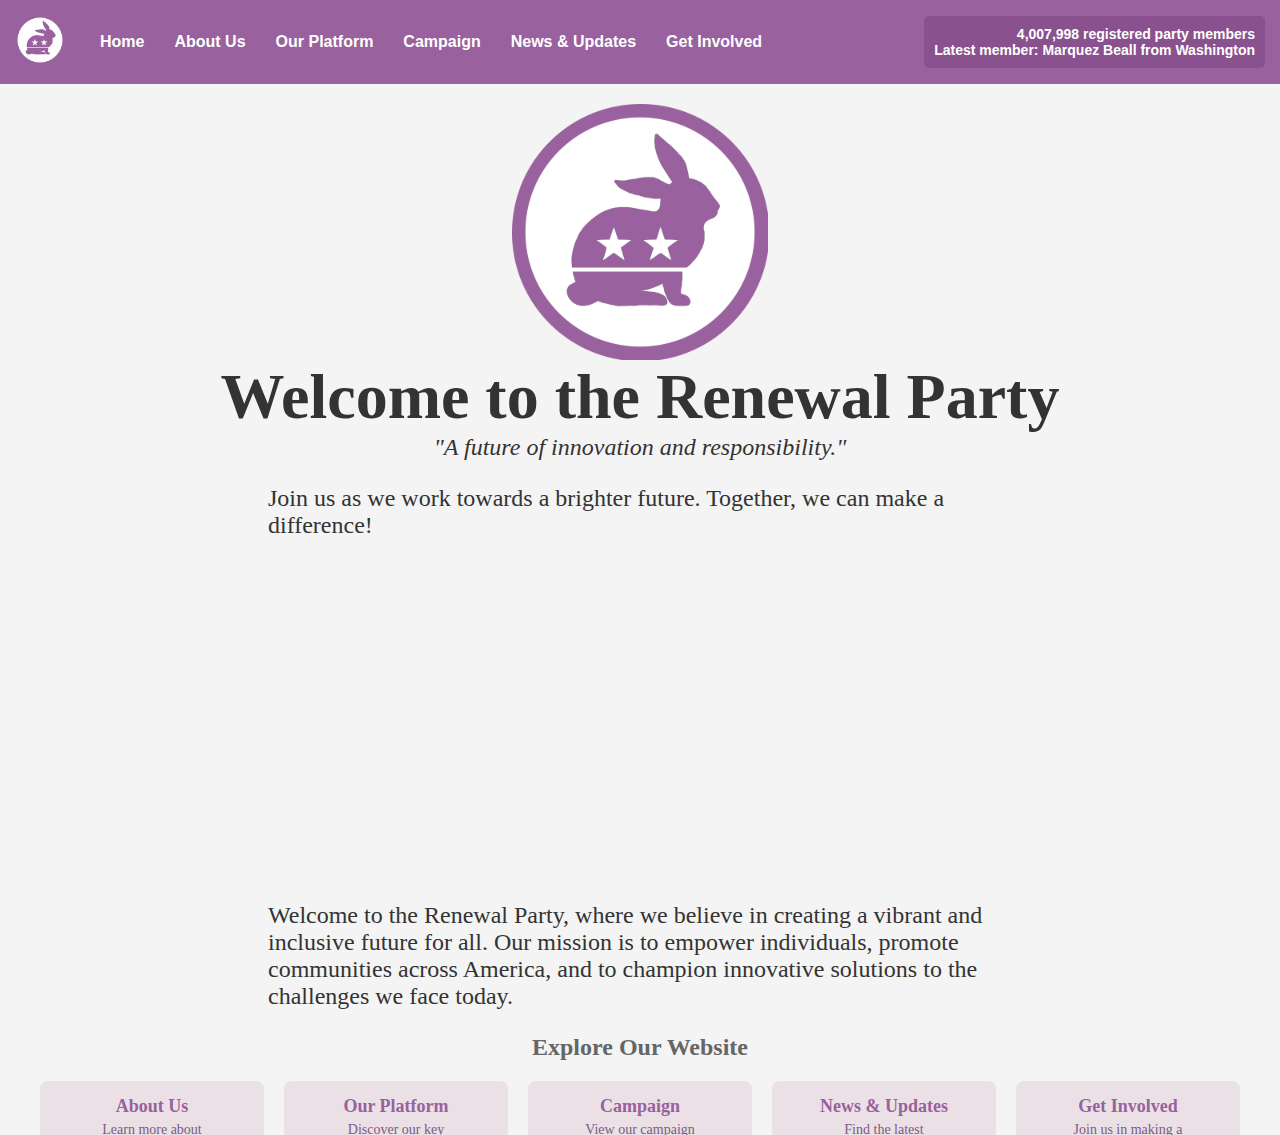
<file: index.html>
<!DOCTYPE html>
<html lang="en">
<head>
    <meta http-equiv="refresh" content="0;url=home.html">
    <title>Redirecting to Home</title>
    <link rel="icon" type="image/x-icon" href="/images/disc.ico">
</head>
<body>
    If you are not redirected, click <a href="home.html">here</a>.
</body>
</html>
</file>
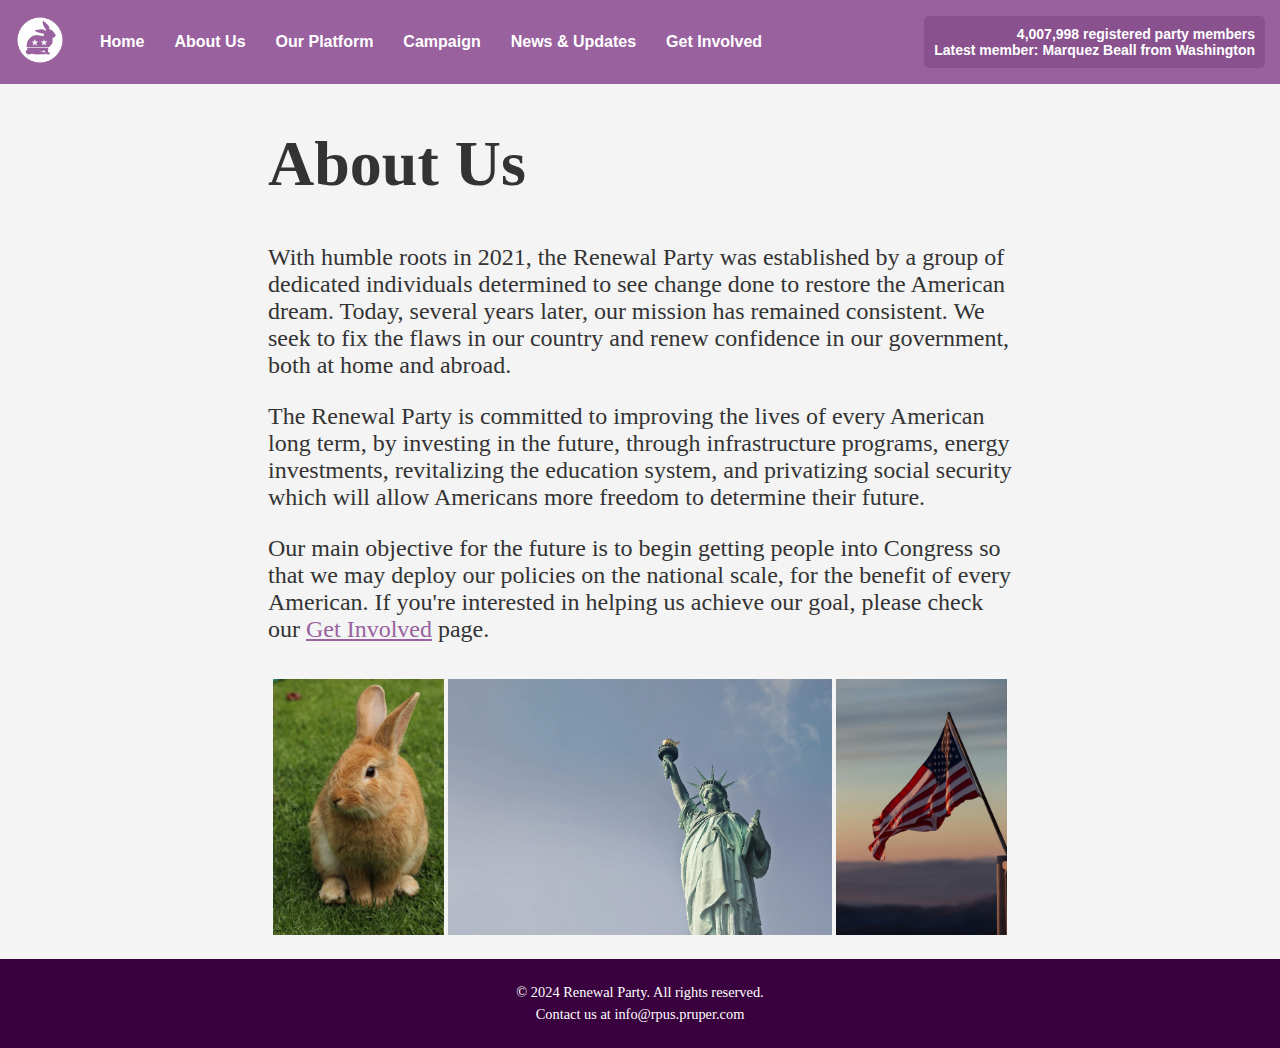
<file: about.html>
<!DOCTYPE html>
<html lang="en">

<head>
    <meta charset="UTF-8">
    <meta name="viewport" content="width=device-width, initial-scale=1.0">
    <title>About Our Party</title>
    <link rel="stylesheet" href="css/base.css">
    <link rel="icon" type="image/x-icon" href="/images/disc.ico">
</head>

<body>
    <div id="header"></div>

    <div class="content">
        <h1>About Us</h1>
        <p>With humble roots in 2021, the Renewal Party was established by a group of dedicated individuals determined
            to see change done to restore the American dream. Today, several years later, our mission has remained
            consistent. We seek to fix the flaws in our country and renew confidence in our government, both at home and
            abroad.</p>
        <p>The Renewal Party is committed to improving the lives of every American long term, by investing in the
            future, through infrastructure programs, energy investments, revitalizing the education system, and
            privatizing social security which will allow Americans more freedom to determine their future.</p>
        <p>Our main objective for the future is to begin getting people into Congress so that we may deploy our policies on the national scale, for the benefit of every American. If you're interested in helping us achieve our goal, please check our <a style="color:#99619E;" href="../involvement.html">Get Involved</a> page.</p>
        
        <div style="margin-top:36px;" class="centered about-images">
            <img src="images/rabbit.jpeg" height="256px">
            <img src="images/liberty.jpg" height="256px">
            <img src="images/flag.jpg" height="256px">
        </div>
    </div>

    <div id="footer"></div>

    <script src="scripts/base.js"></script>
</body>

</html>
</file>
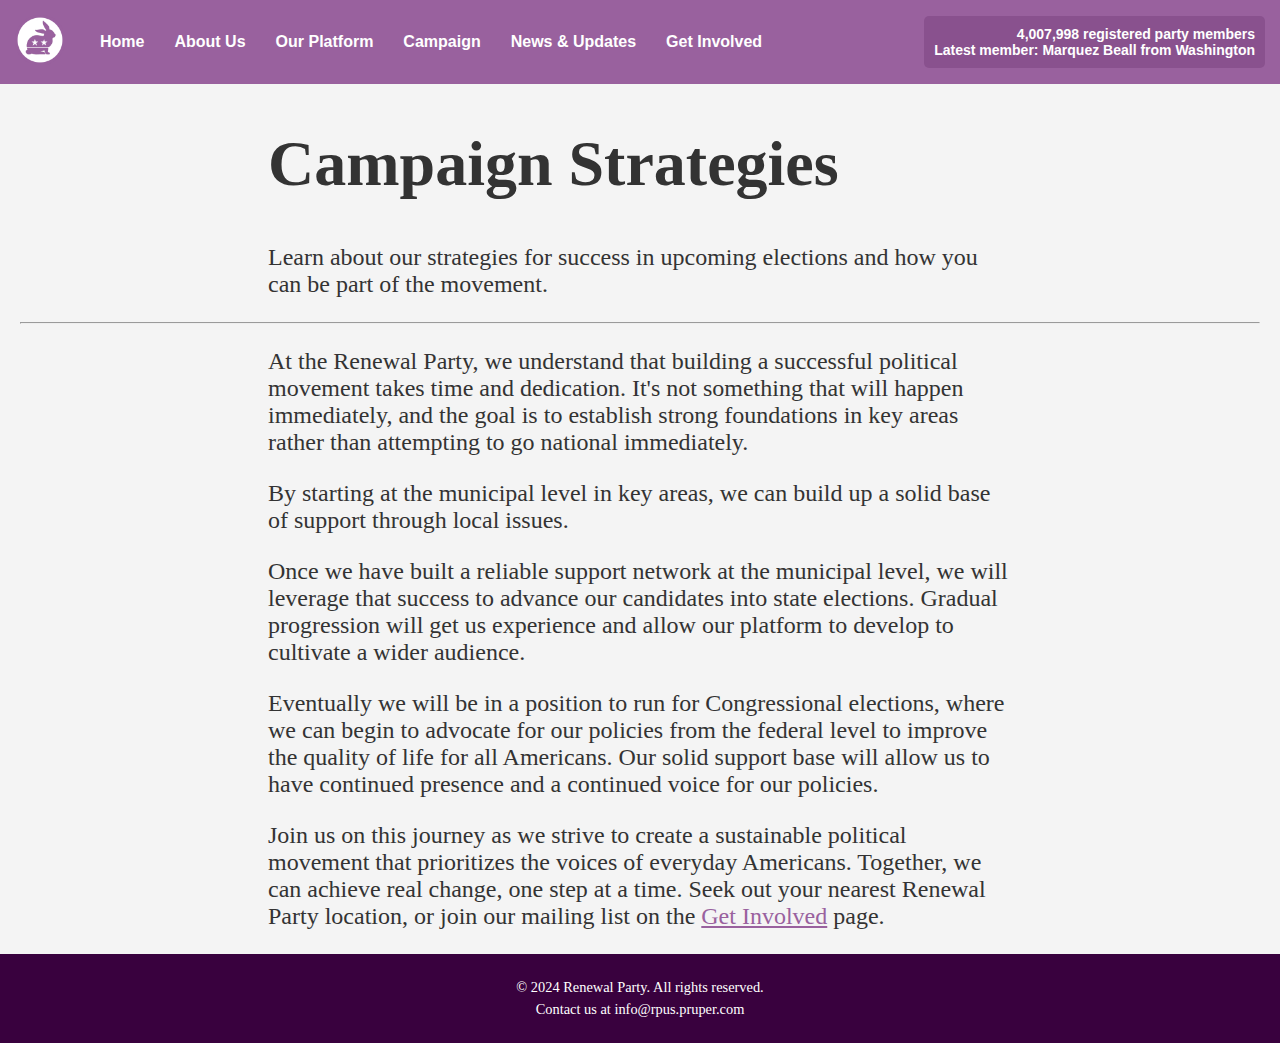
<file: campaign.html>
<!DOCTYPE html>
<html lang="en">

<head>
    <meta charset="UTF-8">
    <meta name="viewport" content="width=device-width, initial-scale=1.0">
    <title>Campaign Strategies</title>
    <link rel="stylesheet" href="css/base.css">
    <link rel="icon" type="image/x-icon" href="/images/disc.ico">
</head>

<body>
    <div id="header"></div>

    <div class="content">
        <h1>Campaign Strategies</h1>
        <p>Learn about our strategies for success in upcoming elections and how you can be part of the movement.</p>

        <hr>

        <p>At the Renewal Party, we understand that building a successful political movement takes time and dedication.
            It's not something that will happen immediately, and the goal is to establish strong foundations in key areas
            rather than attempting to go national immediately.</p>

        <p>By starting at the municipal level in key areas, we can build up a solid base of support through local issues.</p>

        <p>Once we have built a reliable support network at the municipal level, we will leverage that success to
            advance our candidates into state elections. Gradual progression will get us experience and allow our
            platform to develop to cultivate a wider audience.</p>

        <p>Eventually we will be in a position to run for Congressional elections, where we can begin to advocate for our policies
            from the federal level to improve the quality of life for all Americans. Our solid support base will allow us to have
            continued presence and a continued voice for our policies.</p>

        <p>Join us on this journey as we strive to create a sustainable political movement that prioritizes the voices
            of everyday Americans. Together, we can achieve real change, one step at a time. Seek out your nearest Renewal Party
            location, or join our mailing list on the <a style="color:#99619E;" href="../involvement.html">Get Involved</a> page.</p>
    </div>

    <div id="footer"></div>

    <script src="scripts/base.js"></script>
</body>

</html>
</file>
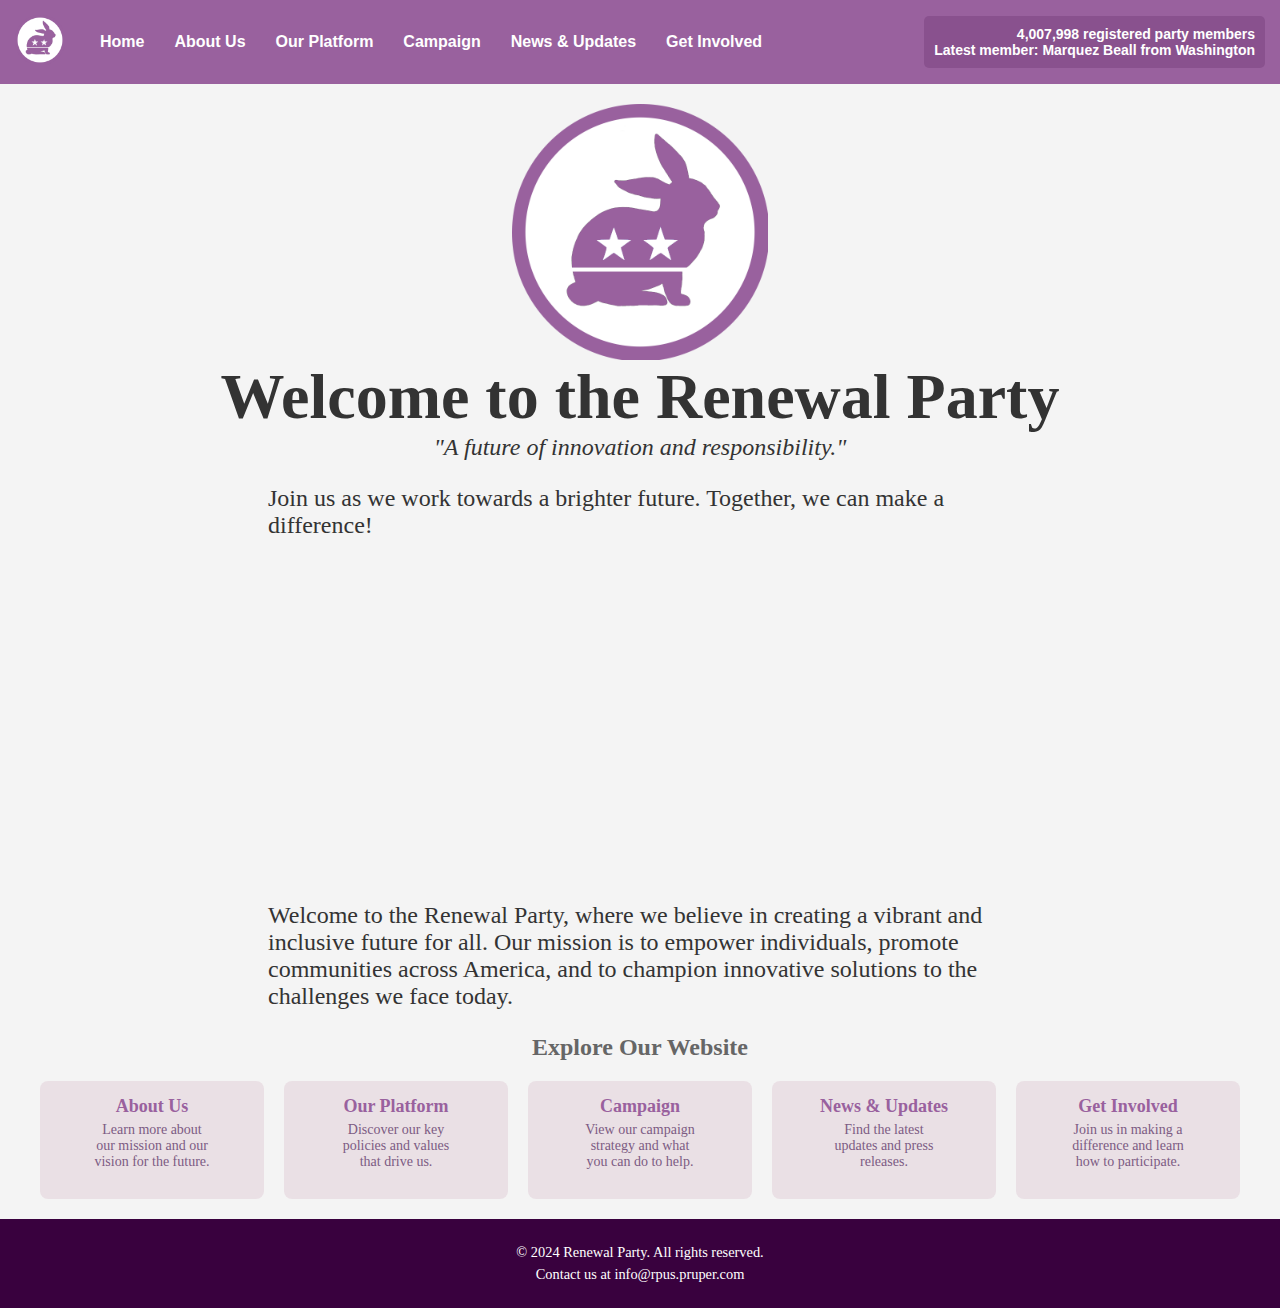
<file: home.html>
<!DOCTYPE html>
<html lang="en">

<head>
    <meta charset="UTF-8">
    <meta name="viewport" content="width=device-width, initial-scale=1.0">
    <title>Renewal Party</title>
    <link rel="stylesheet" href="css/base.css">
    <link rel="icon" type="image/x-icon" href="/images/disc.ico">
</head>

<body>
    <div id="header"></div>

    <div class="content">
        <img class="centered" height="256px" src="images/disc.png">
        <h1 class="centered">Welcome to the Renewal Party</h1>
        <p class="centered"><i>"A future of innovation and responsibility."</i></p>
        <p>Join us as we work towards a brighter future. Together, we can make a difference!</p>

        <iframe class="centered" width="560" height="315"
            src="https://www.youtube.com/embed/iqfCereHLOQ?si=-UuxwPRlsohGaZDq" title="YouTube video player"
            frameborder="0"
            allow="accelerometer; autoplay; clipboard-write; encrypted-media; gyroscope; picture-in-picture; web-share"
            referrerpolicy="strict-origin-when-cross-origin" allowfullscreen></iframe>

        <p>
            Welcome to the Renewal Party, where we believe in creating a vibrant and inclusive future for all. Our mission is to empower individuals, promote communities across America, and to champion innovative solutions to the challenges we face today.
        </p>

            <div class="centered home-nav-container">
                <h2 class="home-nav-title">Explore Our Website</h2>
                <div class="home-nav-links">
                    <div class="home-nav-item">
                        <a href="about.html" class="home-nav-link">About Us</a>
                        <p class="home-nav-description">Learn more about our mission and our vision for the future.</p>
                    </div>
                    <div class="home-nav-item">
                        <a href="platform.html" class="home-nav-link">Our Platform</a>
                        <p class="home-nav-description">Discover our key policies and values that drive us.</p>
                    </div>
                    <div class="home-nav-item">
                        <a href="campaign.html" class="home-nav-link">Campaign</a>
                        <p class="home-nav-description">View our campaign strategy and what you can do to help.</p>
                    </div>
                    <div class="home-nav-item">
                        <a href="news.html" class="home-nav-link">News & Updates</a>
                        <p class="home-nav-description">Find the latest updates and press releases.</p>
                    </div>
                    <div class="home-nav-item">
                        <a href="involvement.html" class="home-nav-link">Get Involved</a>
                        <p class="home-nav-description">Join us in making a difference and learn how to participate.</p>
                    </div>
                </div>
            </div>
            
    </div>

    <div id="footer"></div>

    <script src="scripts/base.js"></script>
</body>

</html>
</file>
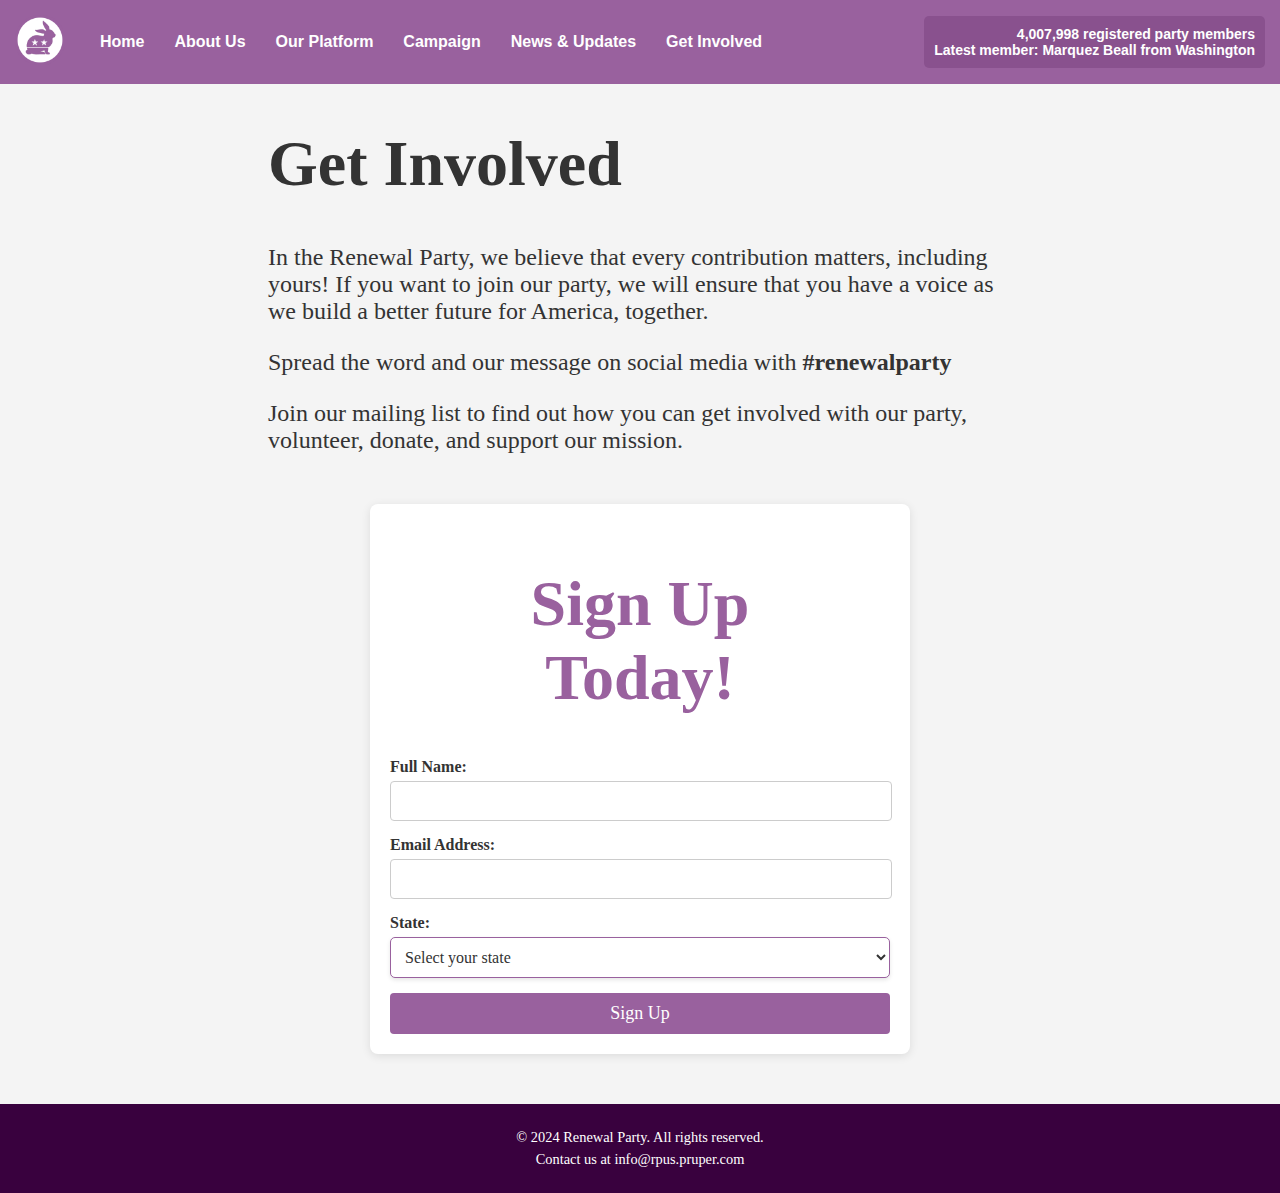
<file: involvement.html>
<!DOCTYPE html>
<html lang="en">

<head>
    <meta charset="UTF-8">
    <meta name="viewport" content="width=device-width, initial-scale=1.0">
    <title>Get Involved</title>
    <link rel="stylesheet" href="css/base.css">
    <link rel="icon" type="image/x-icon" href="/images/disc.ico">
</head>

<body>
    <div id="header"></div>

    <div class="content">
        <h1>Get Involved</h1>
        <p>In the Renewal Party, we believe that every contribution matters, including yours! If you want to join our party, we will ensure that you have a voice as we build a better future for America, together.</p>
        <p>Spread the word and our message on social media with <span color=""><b>#renewalparty</b></span></p>
        <p>Join our mailing list to find out how you can get involved with our party, volunteer, donate, and support our mission.</p>
    </div>

    <div class="container" id="signup-container">
        <h1>Sign Up Today!</h1>
        <form id="signup-form">
            <div class="form-group">
                <label for="name">Full Name:</label>
                <input type="text" id="name" name="name" required>
            </div>
            <div class="form-group">
                <label for="email">Email Address:</label>
                <input type="email" id="email" name="email" required>
            </div>
            <label for="states">State:</label>
            <select id="state" name="state" required>
                <option value="" disabled selected>Select your state</option>
                <option value="Alabama">Alabama</option>
                <option value="Alaska">Alaska</option>
                <option value="Arizona">Arizona</option>
                <option value="Arkansas">Arkansas</option>
                <option value="California">California</option>
                <option value="Colorado">Colorado</option>
                <option value="Connecticut">Connecticut</option>
                <option value="Delaware">Delaware</option>
                <option value="Florida">Florida</option>
                <option value="Georgia">Georgia</option>
                <option value="Hawaii">Hawaii</option>
                <option value="Idaho">Idaho</option>
                <option value="Illinois">Illinois</option>
                <option value="Indiana">Indiana</option>
                <option value="Iowa">Iowa</option>
                <option value="Kansas">Kansas</option>
                <option value="Kentucky">Kentucky</option>
                <option value="Louisiana">Louisiana</option>
                <option value="Maine">Maine</option>
                <option value="Maryland">Maryland</option>
                <option value="Massachusetts">Massachusetts</option>
                <option value="Michigan">Michigan</option>
                <option value="Minnesota">Minnesota</option>
                <option value="Mississippi">Mississippi</option>
                <option value="Missouri">Missouri</option>
                <option value="Montana">Montana</option>
                <option value="Nebraska">Nebraska</option>
                <option value="Nevada">Nevada</option>
                <option value="New Hampshire">New Hampshire</option>
                <option value="New Jersey">New Jersey</option>
                <option value="New Mexico">New Mexico</option>
                <option value="New York">New York</option>
                <option value="North Carolina">North Carolina</option>
                <option value="North Dakota">North Dakota</option>
                <option value="Ohio">Ohio</option>
                <option value="Oklahoma">Oklahoma</option>
                <option value="Oregon">Oregon</option>
                <option value="Pennsylvania">Pennsylvania</option>
                <option value="Rhode Island">Rhode Island</option>
                <option value="South Carolina">South Carolina</option>
                <option value="South Dakota">South Dakota</option>
                <option value="Tennessee">Tennessee</option>
                <option value="Texas">Texas</option>
                <option value="Utah">Utah</option>
                <option value="Vermont">Vermont</option>
                <option value="Virginia">Virginia</option>
                <option value="Washington">Washington</option>
                <option value="West Virginia">West Virginia</option>
                <option value="Wisconsin">Wisconsin</option>
                <option value="Wyoming">Wyoming</option>
            </select>
            <button type="submit" class="submit-button">Sign Up</button>
        </form>
    </div>
    <div class="container" id="thank-you-message" style="display: none;">
        <h2>Thank you for signing up!</h2>
    </div>

    <div id="footer"></div>

    <script src="scripts/base.js"></script>
</body>

</html>
</file>
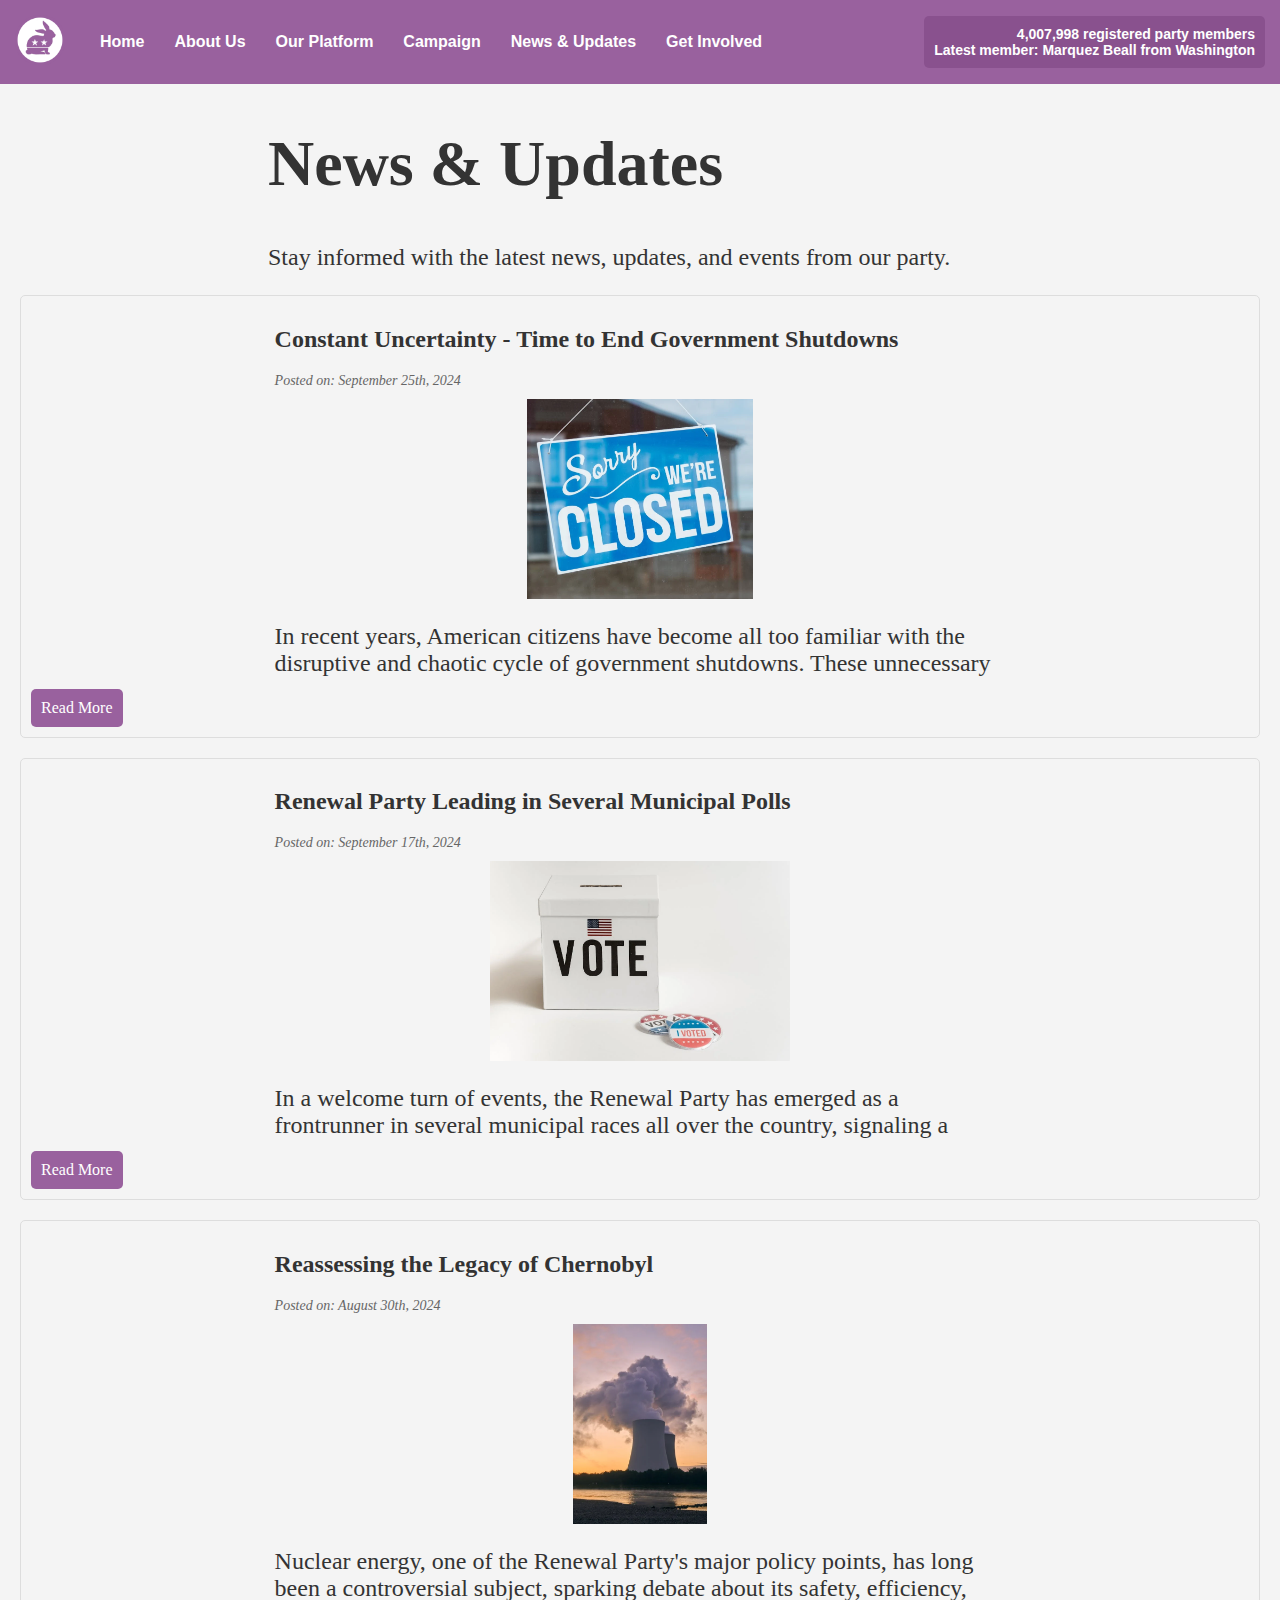
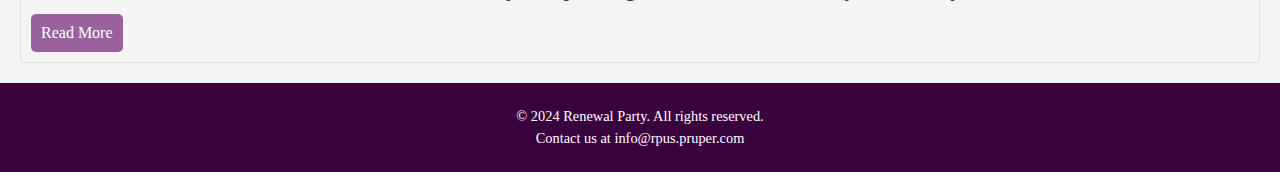
<file: news.html>
<!DOCTYPE html>
<html lang="en">

<head>
    <meta charset="UTF-8">
    <meta name="viewport" content="width=device-width, initial-scale=1.0">
    <title>News & Updates</title>
    <link rel="stylesheet" href="css/base.css">
    <link rel="icon" type="image/x-icon" href="/images/disc.ico">
    <style>
        .blog-post {
            margin-bottom: 20px;
            border: 1px solid #ddd;
            border-radius: 5px;
            padding: 10px;
            position: relative;
        }

        .full-article {
            display: none;
            margin-top: 10px;
        }

        .read-more {
            background-color: #99619E;
            color: white;
            padding: 10px;
            text-decoration: none;
            border-radius: 5px;
            cursor: pointer;
            display: inline-block;
            margin-top: 10px;
        }

        .fade {
            overflow: hidden;
            max-height: 0;
            transition: max-height 0.3s ease-out, opacity 0.3s ease-out;
            opacity: 0;
        }

        .fade.expanded {
            max-height: 500px;
            /* Adjust this to the maximum height you expect */
            opacity: 1;
            transition: max-height 0.5s ease-in, opacity 0.5s ease-in;
        }
    </style>
</head>

<body>
    <div id="header"></div>

    <div class="content">
        <h1>News & Updates</h1>
        <p>Stay informed with the latest news, updates, and events from our party.</p>

        <div class="blog-page">
            <div class="blog-container">
                <article class="blog-post">
                    <h2>Constant Uncertainty - Time to End Government Shutdowns</h2>
                    <p class="date">Posted on: September 25th, 2024</p>
                    <img src="images/blog_image_0.png" height="200px" alt="Description of image"
                        class="centered post-image">
                    <div class="post-content">
                        <p>In recent years, American citizens have become all too familiar with the disruptive and
                            chaotic cycle of government shutdowns. These unnecessary standoffs not only hinder vital
                            services but also undermine the trust of the public in our political system.</p>
                        <div class="full-content">
                            <p>"It's not a good thing when I see the news of an impending shutdown, and I'm not even
                                surprised," a concerned citizen told a Renewal Party spokesperson recently. These words
                                ring all too true and put on full display the blatant failures of a two-party duopoly.
                            </p>
                            <p>We believe that it's time for a new approach through a multiparty system, which allows
                                for more robust coalitions to form and may help avoid the constant political deadlock
                                that seems inevitable year after year.</p>
                        </div>
                    </div>
                    <a href="javascript:void(0);" class="centered read-more" onclick="toggleContent(this)">Read More</a>
                </article>


                <article class="blog-post">
                    <h2>Renewal Party Leading in Several Municipal Polls</h2>
                    <p class="date">Posted on: September 17th, 2024</p>
                    <img src="images/blog_image_1.png" height="200px" alt="Description of image"
                        class="centered post-image">
                    <div class="post-content">
                        <p>In a welcome turn of events, the Renewal Party has emerged as a frontrunner in several
                            municipal races all over the country, signaling a potential shift in the political landscape
                            as local elections approach.</p>
                        <div class="full-content">
                            <p>Polls conducted by major research firms reveal that in several locations across the
                                country, Renewal Party candidates' polling has surged by up to double digits.
                                Particularly notably in Fairfax, Virginia, polling shows a Renewal candidate leading an
                                incumbent by a staggering 15 points, at 45 percent to 30 percent.</p>
                            <p>Several factors may be contributing to the party's rise in popularity, such as
                                candidate's focus on local issues, the growing public dissatisfaction with the current
                                two-party duopoly, and endorsements from local leaders and organizations.</p>
                            <p>"The race is far from over," said Alex Jones, a manager for the Renewal Party in
                                Virginia. "We expect our opponents to intensify their campaings as voters prepare to
                                head to the polls."</p>
                            <p>Clearly, the Renewal Party's strong performance in polling suggests a changing political
                                landscape as voters become more inspired to abandon the traditional two party system. As
                                we move closer to election day, we will see if we can achieve a historic victory.</p>
                        </div>
                    </div>
                    <a href="javascript:void(0);" class="centered read-more" onclick="toggleContent(this)">Read More</a>
                </article>

                <article class="blog-post">
                    <h2>Reassessing the Legacy of Chernobyl</h2>
                    <p class="date">Posted on: August 30th, 2024</p>
                    <img src="images/blog_image_2.png" height="200px" alt="Description of image"
                        class="centered post-image">
                    <div class="post-content">
                        <p>Nuclear energy, one of the Renewal Party's major policy points, has long been a controversial
                            subject, sparking debate about its safety, efficiency, and environmental impact. One event
                            often pointed to by critics of nuclear energy is the Chernobyl disaster of 1986.</p>
                        <div class="full-content">
                            <p>The Chernobyl disaster released large amounts of radioactive material into the
                                environment, leading to evacuations and long-term exclusion zones. Studies have shown,
                                however, that the environmental damage was largely contained. Many experts were
                                surprised at the natural recovery of the ecosystem.</p>
                            <p>Chernobyl's true legacy lies not in its environmental fallout, but in the public
                                perception of nuclear energy, scaring many away from the idea and overshadowing its
                                potential benefits, such as low greenhouse gas emissions and the ability to generate
                                large amounts of energy with minimal environmental impact.</p>
                            <p>Contrasting heavily with fears generated by the disaster, modern nuclear technology has
                                seen significant evolution since 1986. Modern nuclear reactors are designed with
                                advanced safety features and many regulations govern their operation. Many experts argue
                                that the benefits of nuclear energy—such as its role in combating climate
                                change—outweigh the risks, especially when compared to fossil fuels.</p>
                            <p>Moving forward, the Renewal Party seeks to reform the narrative surrounding nuclear
                                energy. Education and transparent communication about safety measures and the actual
                                environmental impacts are vital to restoring public trust. By addressing the myths that
                                stemmed from Chernobyl, we can work towards a future where nuclear energy is recognized
                                for its potential as a safe and sustainable energy source, crucial for achieving our
                                climate goals.</p>
                        </div>
                    </div>
                    <a href="javascript:void(0);" class="centered read-more" onclick="toggleContent(this)">Read More</a>
                </article>

            </div>
        </div>
    </div>

    <div id="footer"></div>

    <script src="scripts/base.js"></script>
</body>

</html>
</file>
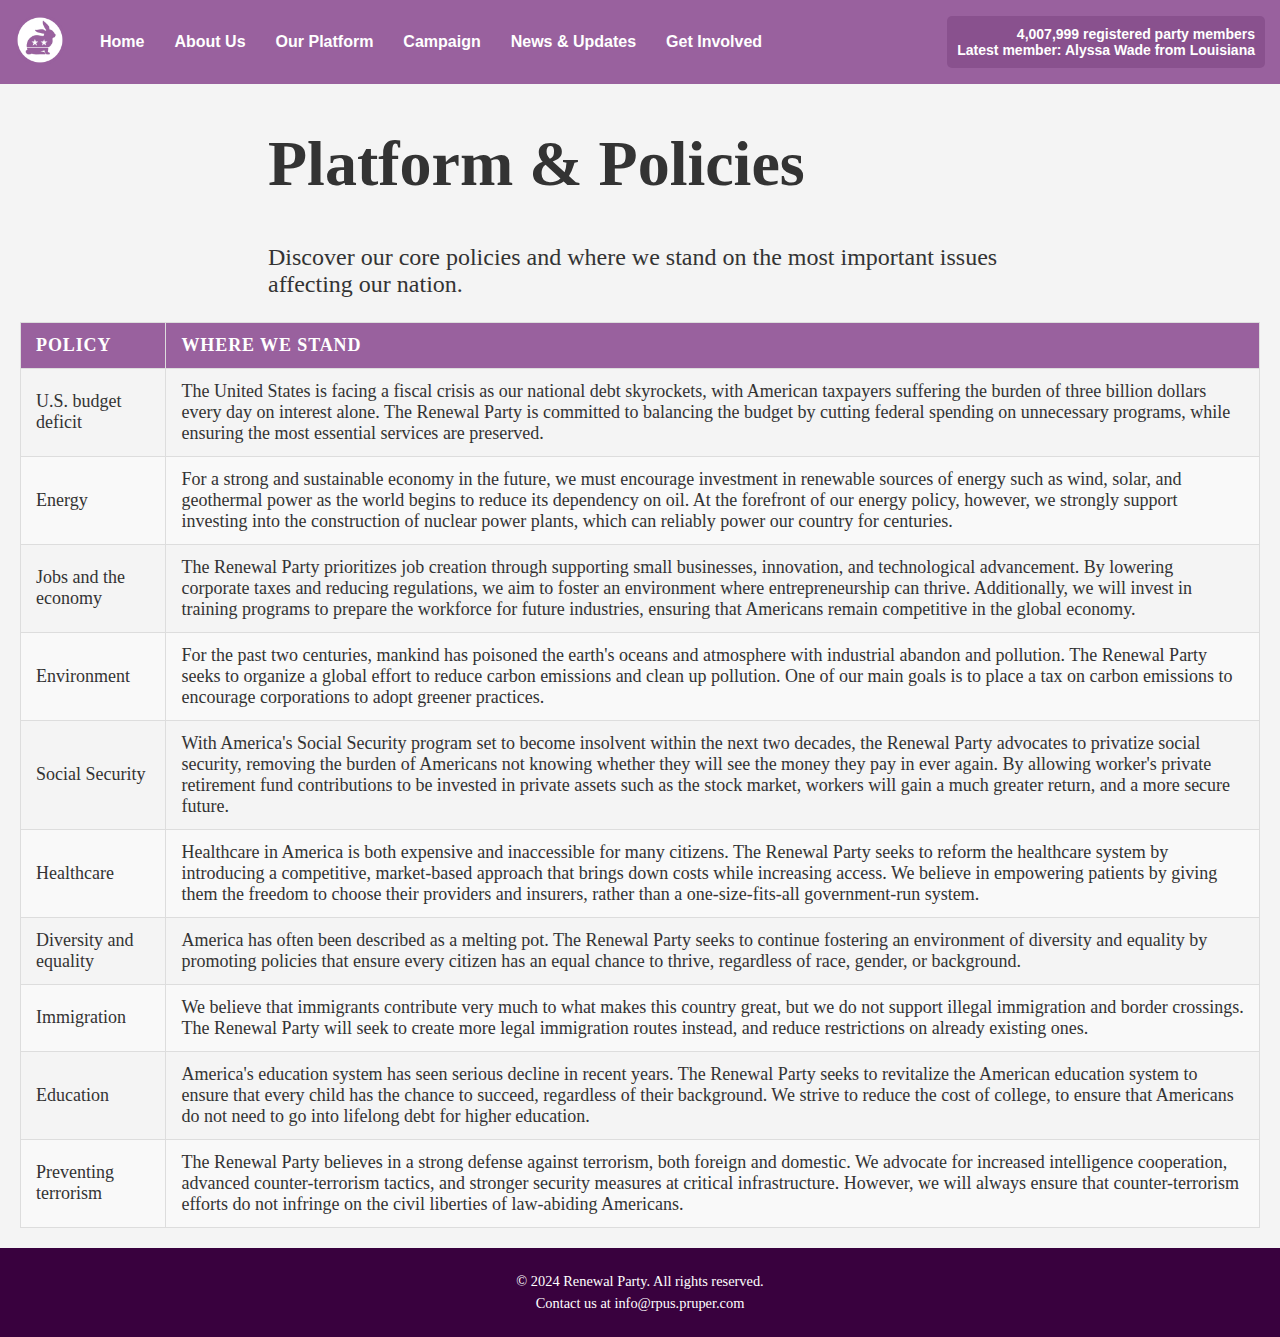
<file: platform.html>
<!DOCTYPE html>
<html lang="en">

<head>
    <meta charset="UTF-8">
    <meta name="viewport" content="width=device-width, initial-scale=1.0">
    <title>Platform & Policies</title>
    <link rel="stylesheet" href="css/base.css">
    <link rel="icon" type="image/x-icon" href="/images/disc.ico">
</head>

<body>
    <div id="header"></div>

    <div class="content">
        <h1>Platform & Policies</h1>
        <p>Discover our core policies and where we stand on the most important issues affecting our nation.</p>

        <table class="platform-policies-table">
            <thead>
                <tr>
                    <th>Policy</th>
                    <th>Where we stand</th>
                </tr>
            </thead>
            <tbody>
                <tr>
                    <td>U.S. budget deficit</td>
                    <td>The United States is facing a fiscal crisis as our national debt skyrockets, with American taxpayers suffering the burden of three billion dollars every day on interest alone. The Renewal Party is committed to balancing the budget by cutting federal spending on unnecessary programs, while ensuring the most essential services are preserved.</td>
                </tr>
                <tr>
                    <td>Energy</td>
                    <td>For a strong and sustainable economy in the future, we must encourage investment in renewable sources of energy such as wind, solar, and geothermal power as the world begins to reduce its dependency on oil. At the forefront of our energy policy, however, we strongly support investing into the construction of nuclear power plants, which can reliably power our country for centuries.</td>
                </tr>
                <tr>
                    <td>Jobs and the economy</td>
                    <td>The Renewal Party prioritizes job creation through supporting small businesses, innovation, and technological advancement. By lowering corporate taxes and reducing regulations, we aim to foster an environment where entrepreneurship can thrive. Additionally, we will invest in training programs to prepare the workforce for future industries, ensuring that Americans remain competitive in the global economy.</td>
                </tr>
                <tr>
                    <td>Environment</td>
                    <td>For the past two centuries, mankind has poisoned the earth's oceans and atmosphere with industrial abandon and pollution. The Renewal Party seeks to organize a global effort to reduce carbon emissions and clean up pollution. One of our main goals is to place a tax on carbon emissions to encourage corporations to adopt greener practices.</td>
                </tr>
                <tr>
                    <td>Social Security</td>
                    <td>With America's Social Security program set to become insolvent within the next two decades, the Renewal Party advocates to privatize social security, removing the burden of Americans not knowing whether they will see the money they pay in ever again. By allowing worker's private retirement fund contributions to be invested in private assets such as the stock market, workers will gain a much greater return, and a more secure future.</td>
                </tr>
                <tr>
                    <td>Healthcare</td>
                    <td>Healthcare in America is both expensive and inaccessible for many citizens. The Renewal Party seeks to reform the healthcare system by introducing a competitive, market-based approach that brings down costs while increasing access. We believe in empowering patients by giving them the freedom to choose their providers and insurers, rather than a one-size-fits-all government-run system.</td>
                </tr>
                <tr>
                    <td>Diversity and equality</td>
                    <td>America has often been described as a melting pot. The Renewal Party seeks to continue fostering an environment of diversity and equality by promoting policies that ensure every citizen has an equal chance to thrive, regardless of race, gender, or background.</td>
                </tr>
                <tr>
                    <td>Immigration</td>
                    <td>We believe that immigrants contribute very much to what makes this country great, but we do not support illegal immigration and border crossings. The Renewal Party will seek to create more legal immigration routes instead, and reduce restrictions on already existing ones.</td>
                </tr>
                <tr>
                    <td>Education</td>
                    <td>America's education system has seen serious decline in recent years. The Renewal Party seeks to revitalize the American education system to ensure that every child has the chance to succeed, regardless of their background. We strive to reduce the cost of college, to ensure that Americans do not need to go into lifelong debt for higher education.</td>
                </tr>
                <tr>
                    <td>Preventing terrorism</td>
                    <td>The Renewal Party believes in a strong defense against terrorism, both foreign and domestic. We advocate for increased intelligence cooperation, advanced counter-terrorism tactics, and stronger security measures at critical infrastructure. However, we will always ensure that counter-terrorism efforts do not infringe on the civil liberties of law-abiding Americans.</td>
                </tr>
            </tbody>
        </table>
    </div>

    <div id="footer"></div>

    <script src="scripts/base.js"></script>
</body>

</html>
</file>
<file: css/base.css>
* {
    font-family: Georgia, 'Times New Roman', Times, serif;
}

.header * {
    font-family: Arial, Helvetica, sans-serif;
}

body {
    font-family: Arial, sans-serif;
    margin: 0;
    padding: 0;
    background-color: #f4f4f4;
    color: #333;
}

h1 {
    font-size: 400%;
    /*text-transform: uppercase;*/
}

p {
    font-size: 150%;
}

h1,
h2,
p {
    margin-left: 20%;
    margin-right: 20%;
}

.centered {
    display: block;
    margin: auto;
    text-align: center;
}

.header {
    background-color: #99619E;
    color: white;
    padding: 15px;
    display: flex;
    justify-content: space-between;
    align-items: center;
    position: relative;
}

.nav-container {
    display: flex;
    align-items: center;
    /* Ensure both logo and links are vertically aligned */
}

.nav-links {
    display: flex;
    align-items: center;
}

.nav-links a {
    color: white;
    margin: 0 15px;
    text-decoration: none;
    font-weight: bold;
}

.nav-links a:hover {
    text-decoration: underline;
}

.logo {
    height: 50px;
    width: auto;
    margin-right: 20px;
}

.membership-counter {
    background-color: #89518E;
    padding: 10px;
    border-radius: 5px;
    text-align: right;
}

.membership-counter p {
    margin: 0;
    font-size: 14px;
}

.membership-counter span {
    font-weight: bold;
}

/* ensure content is not overlapped */
.content {
    margin: 20px;
}

/* signup form */
/* Sign-Up Form Styles */
.container {
    max-width: 500px;
    margin: 50px auto;
    /* Center horizontally with auto margins */
    padding: 20px;
    background-color: white;
    border-radius: 8px;
    box-shadow: 0 2px 10px rgba(0, 0, 0, 0.1);
}

.container h1 {
    text-align: center;
    color: #99619E;
    /* Change title color */
}

.container .form-group {
    margin-bottom: 15px;
}

.container label {
    display: block;
    font-weight: bold;
    margin-bottom: 5px;
}

.container input[type="text"],
.container input[type="email"] {
    width: 96%;
    padding: 10px;
    border: 1px solid #ccc;
    border-radius: 4px;
    font-size: 16px;
}

.container input[type="text"]:focus,
.container input[type="email"]:focus {
    border-color: #99619E;
    /* Change focus border color */
    outline: none;
}

.container .submit-button {
    width: 100%;
    padding: 10px;
    background-color: #99619E;
    /* Change button background color */
    color: white;
    border: none;
    border-radius: 4px;
    font-size: 18px;
    cursor: pointer;
}

.container select {
    width: 100%;
    /* Full width */
    padding: 10px;
    /* Padding for better touch targets */
    border: 1px solid #99619E;
    /* Border color */
    border-radius: 5px;
    /* Rounded corners */
    background-color: #fff;
    /* Background color */
    font-size: 16px;
    /* Font size */
    color: #333;
    /* Text color */
    margin-bottom: 15px;
    /* Space below the dropdown */
    box-shadow: 0 2px 4px rgba(0, 0, 0, 0.1);
    /* Subtle shadow */
    transition: border-color 0.3s ease;
    /* Transition for border color */
}

.container select:focus {
    border-color: #774A7C;
    /* Darker shade on focus */
    outline: none;
    /* Remove default outline */
    box-shadow: 0 0 5px rgba(153, 97, 158, 0.5);
    /* Shadow on focus */
}

.container .submit-button:hover {
    background-color: #8A4D8E;
    /* Darker shade for hover effect */
}

.blog-page .post-content {
    overflow: hidden;
    max-height: 80px;
    /* Show a limited height initially */
    transition: max-height 0.3s ease, opacity 0.3s ease;
    /* Added opacity transition */
    position: relative;
}

.blog-page .full-content {
    display: none;
    /* Hidden by default */
}

.blog-page .expanded {
    max-height: 9999px;
    /* Adjust based on your content length */
}

.blog-page .expanded .full-content {
    display: block;
    /* Show full content when expanded */
}

/* Optional: Adding a fade effect for content reveal */
.blog-page .full-content {
    opacity: 0;
    /* Start as invisible */
    transition: opacity 0.3s ease;
    /* Smooth transition for opacity */
}

.blog-page .expanded .full-content {
    opacity: 1;
    /* Fully visible when expanded */
}

.blog-page .date {
    font-size: 14px;
    /* Adjust the font size */
    color: #666;
    /* Set the text color */
    margin-bottom: 10px;
    /* Space below the date */
    font-style: italic;
    /* Make it italic for emphasis */
}

/* platform page */

.platform-policies-table {
    width: 100%;
    border-collapse: collapse;
    margin: 20px 0;
    font-size: 18px;
    text-align: left;
}

.platform-policies-table th,
.platform-policies-table td {
    padding: 12px 15px;
    border: 1px solid #ddd;
}

.platform-policies-table thead th {
    background-color: #99619E;
    color: white;
}

.platform-policies-table tbody tr:nth-child(even) {
    background-color: #f9f9f9;
}

.platform-policies-table tbody tr:hover {
    background-color: #f1f1f1;
}

.platform-policies-table th {
    text-transform: uppercase;
    letter-spacing: 0.05em;
}

.platform-policies-table td {
    color: #333;
}

/* home page */

/* Navigation Info Section */
.home-nav-container {
    text-align: center;
    margin: 20px;
}

.home-nav-title {
    font-size: 24px;
    color: #666; /* Party color for the title */
    margin-bottom: 20px;
}

.home-nav-links {
    display: grid;
    grid-template-columns: repeat(auto-fit, minmax(200px, 1fr));
    gap: 20px; /* Spacing between items */
}

.home-nav-item {
    background-color: #EAE0E5; /* Light background for each item */
    padding: 15px;
    border-radius: 8px; /* Rounded corners */
    transition: background-color 0.3s ease;
}

.home-nav-item:hover {
    background-color: #D6C9D8; /* Darker shade on hover */
}

.home-nav-link {
    text-decoration: none;
    font-size: 18px;
    color: #99619E; /* Party color for links */
    font-weight: bold;
}

.home-nav-description {
    font-size: 14px;
    color: #7C5B83; /* A lighter color for descriptions */
    margin-top: 5px;
}

.footer {
    background-color: #39013E; /* Match the party color */
    color: white;
    padding: 20px;
    text-align: center;
    position: relative;
    bottom: 0;
    font-size: 60%;
}

.footer-content p {
    margin: 5px 0;
}

.footer-content a {
    color: white; /* Ensure link color is white */
    text-decoration: underline; /* Underline for emphasis */
}

.footer-content a:hover {
    color: #f0e1f5; /* Lighter shade on hover */
}
</file>
